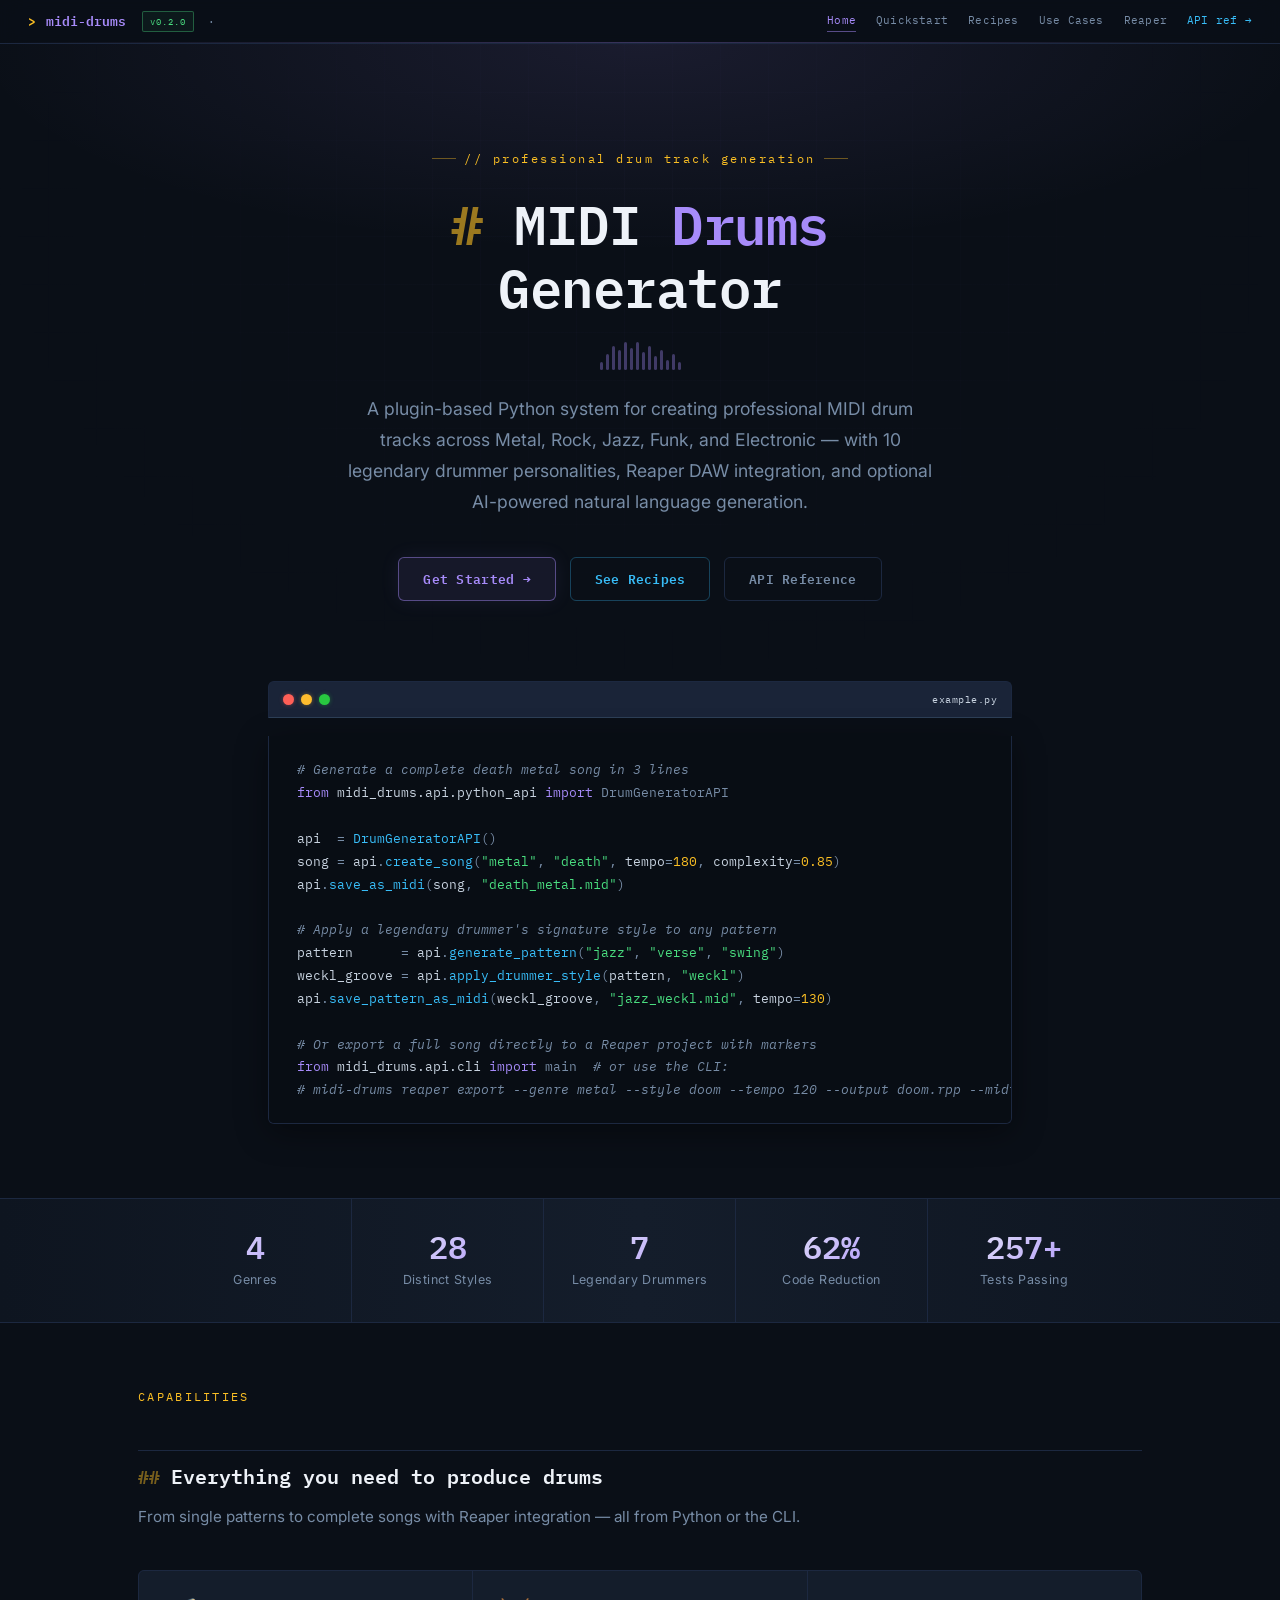
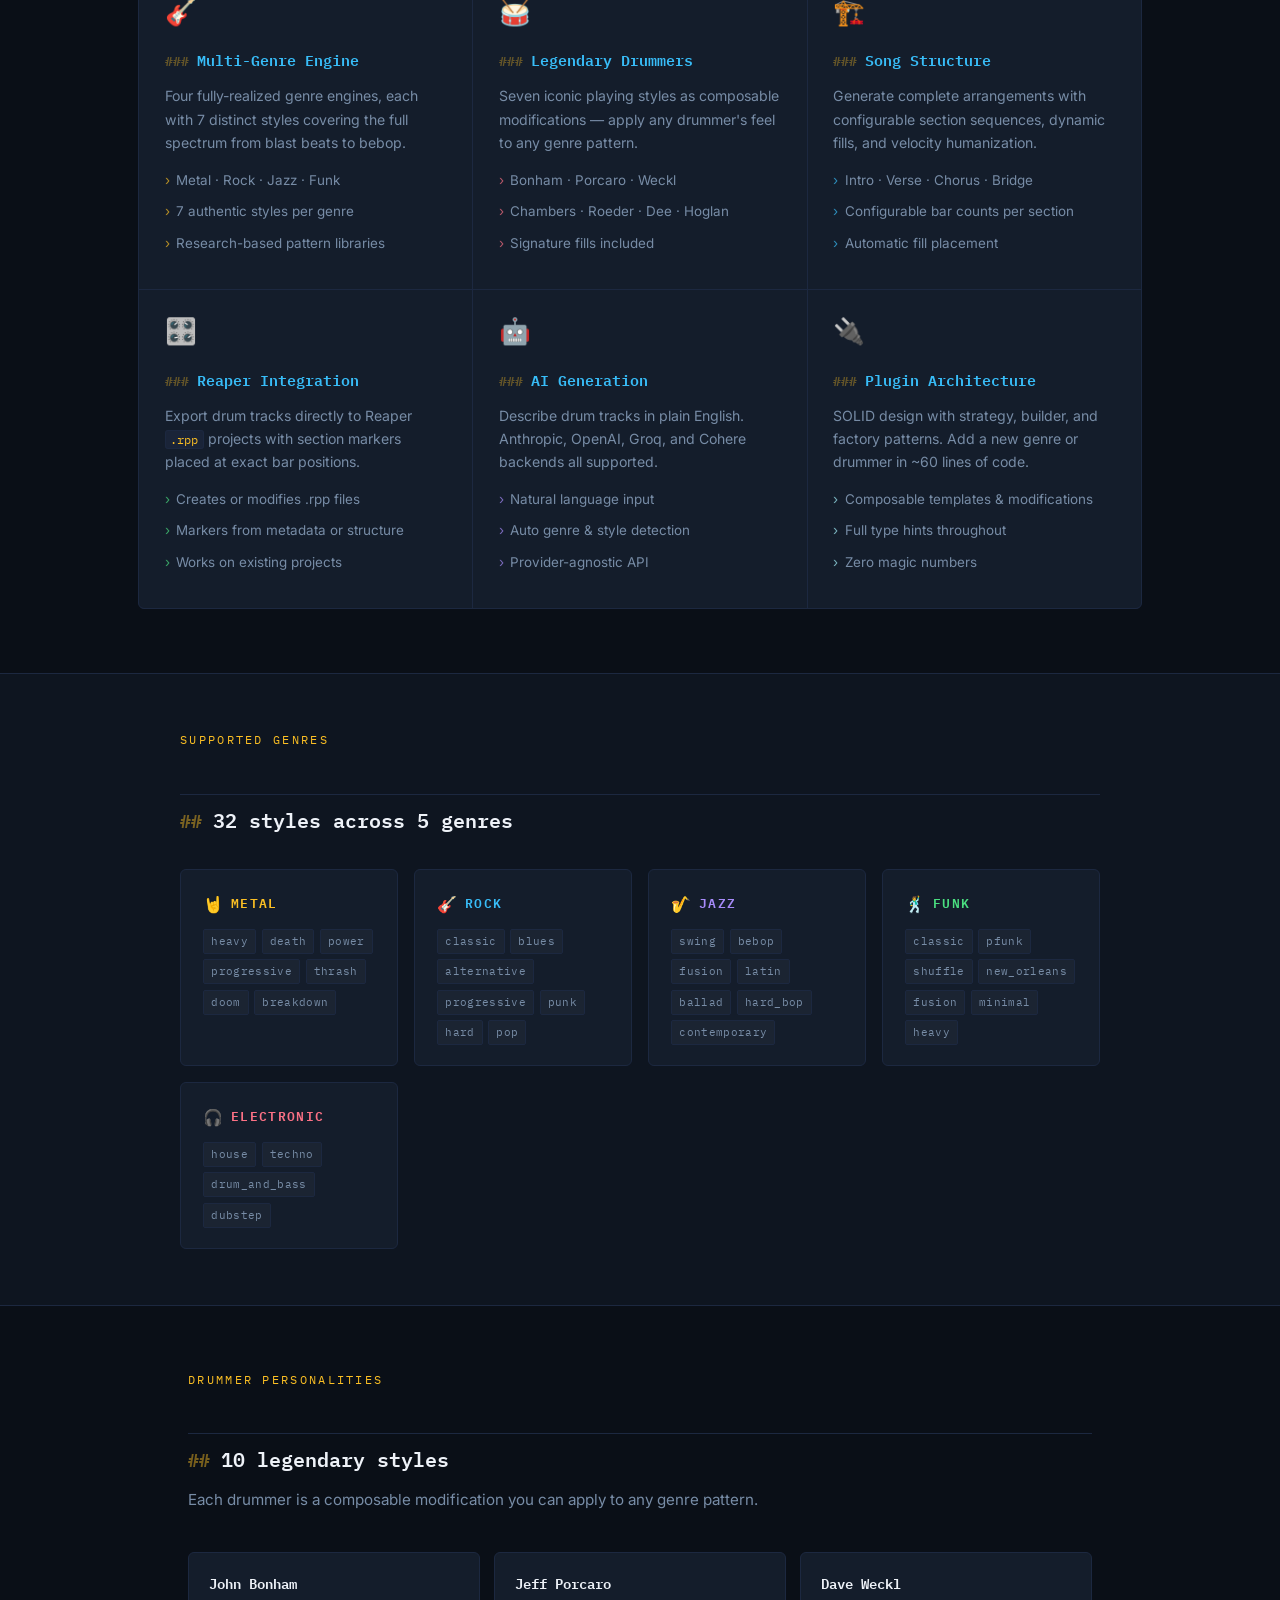
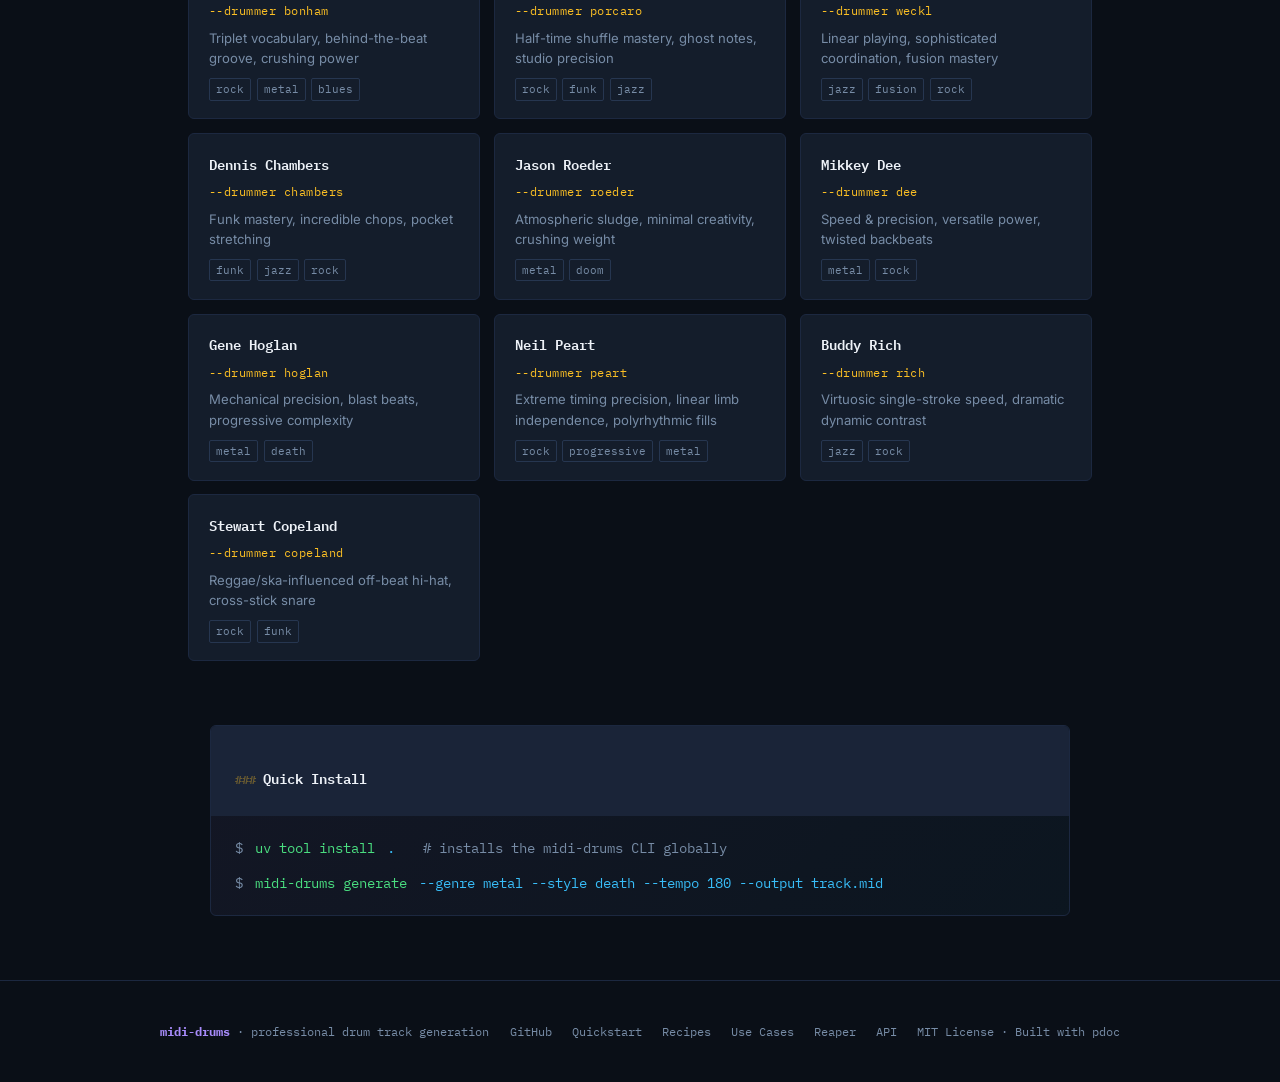
<file: docs/site-pages/index.html>
<!DOCTYPE html>
<html lang="en">
<head>
<meta charset="UTF-8">
<meta name="viewport" content="width=device-width, initial-scale=1.0">
<title>MIDI Drums Generator — Professional Drum Track Generation</title>
<meta name="description" content="A plugin-based Python system for creating professional MIDI drum tracks across Metal, Rock, Jazz, Funk, and Electronic with 10 legendary drummer styles.">
<link rel="preconnect" href="https://fonts.googleapis.com">
<link rel="preconnect" href="https://fonts.gstatic.com" crossorigin>
<link href="https://fonts.googleapis.com/css2?family=IBM+Plex+Mono:ital,wght@0,300;0,400;0,600;1,400&family=Inter:wght@300;400;500;600;700&display=swap" rel="stylesheet">
<link rel="stylesheet" href="site.css">
<style>
/* Page-specific to index.html: the landing-page hero, terminal code block,
   stats strip, feature cards, genres/drummers sections, install strip,
   buttons, nav and footer. These are used by this page only, so they stay
   inline rather than living in site.css (tokens, reset, doc-page nav,
   layout, typography, and skip-link/focus-visible accessibility rules are
   shared there). body{line-height:1.7} below intentionally overrides
   site.css's 1.75 default — index.html always used the tighter value. */

body { line-height: 1.7; }

/* ── NAV ─────────────────────────────────────────────────────────────────── */
#nav {
  position: fixed; top: 0; left: 0; right: 0; z-index: 1000;
  height: var(--bar-h);
  display: flex; align-items: center; padding: 0 1.75rem;
  background: rgba(10,15,23,0.92);
  backdrop-filter: blur(12px) saturate(1.4);
  -webkit-backdrop-filter: blur(12px) saturate(1.4);
  border-bottom: 1px solid var(--border);
  font-family: var(--mono); font-size: 11px; color: var(--muted);
}
#nav::after {
  content: '';
  position: absolute; bottom: 0; left: 0; right: 0; height: 1px;
  background: linear-gradient(90deg, transparent, rgba(167,139,250,0.3), transparent);
}
.nav-logo {
  display: flex; align-items: center; gap: 0.6rem;
  color: var(--violet); font-weight: 600; font-size: 13px;
  text-decoration: none; margin-right: 1rem;
  transition: color 0.15s;
}
.nav-logo-prompt { color: var(--amber); }
.nav-logo:hover { color: var(--white); }
.nav-badge {
  font-size: 9px; letter-spacing: 0.12em; padding: 2px 7px;
  border-radius: 2px; color: var(--green);
  border: 1px solid rgba(74,222,128,0.35);
  background: rgba(74,222,128,0.05);
}
.nav-sep { color: var(--muted); margin: 0 0.85rem; }
.nav-links {
  margin-left: auto; display: flex; align-items: center; gap: 1.25rem;
}
.nav-links a {
  color: var(--muted); text-decoration: none;
  font-size: 11px; letter-spacing: 0.02em;
  padding-bottom: 2px;
  border-bottom: 1px solid transparent;
  transition: color 0.15s, border-color 0.15s;
}
.nav-links a:hover, .nav-links a.active { color: var(--violet); border-bottom-color: rgba(167,139,250,0.5); }
.nav-links .nav-api { color: var(--sky); }
.nav-links .nav-api:hover { color: var(--violet); }

/* ── HERO ─────────────────────────────────────────────────────────────────── */
.hero {
  position: relative;
  padding: 6rem 2rem 5rem;
  text-align: center;
  overflow: hidden;
}

/* DAW grid background */
.hero::before {
  content: '';
  position: absolute; inset: 0;
  background-image:
    linear-gradient(rgba(167,139,250,0.025) 1px, transparent 1px),
    linear-gradient(90deg, rgba(167,139,250,0.025) 1px, transparent 1px);
  background-size: 48px 48px;
  mask-image: radial-gradient(ellipse at 50% 30%, black 0%, transparent 75%);
  -webkit-mask-image: radial-gradient(ellipse at 50% 30%, black 0%, transparent 75%);
  pointer-events: none;
}

/* Radial violet glow */
.hero::after {
  content: '';
  position: absolute; inset: 0;
  background: radial-gradient(ellipse 80% 50% at 50% 0%, rgba(167,139,250,0.1) 0%, transparent 65%);
  pointer-events: none;
}

.hero-inner { position: relative; z-index: 1; }

.hero-label {
  display: inline-flex; align-items: center; gap: 0.5rem;
  font-family: var(--mono); font-size: 0.78rem;
  color: var(--amber); letter-spacing: 0.2em;
  margin-bottom: 1.5rem;
}
.hero-label::before, .hero-label::after {
  content: ''; display: inline-block;
  width: 24px; height: 1px; background: currentColor; opacity: 0.4;
}

.hero h1 {
  font-family: var(--mono); font-size: clamp(2.2rem, 5.5vw, 3.4rem);
  font-weight: 600; line-height: 1.15;
  color: var(--white);
  margin-bottom: 1.5rem;
  letter-spacing: -0.01em;
}
.hero h1 .hl-violet { color: var(--violet); }
.hero h1 .hl-amber  { color: var(--amber); }

/* Waveform bars */
.waveform {
  display: flex; gap: 3px; align-items: flex-end;
  height: 28px; justify-content: center; margin-bottom: 1.5rem;
}
.waveform span {
  width: 3px; border-radius: 2px;
  background: var(--violet); opacity: 0.35;
  animation: wave-pulse 1.4s ease-in-out infinite;
}
.waveform span:nth-child(1)  { height: 8px;  animation-delay: 0.0s; }
.waveform span:nth-child(2)  { height: 16px; animation-delay: 0.1s; }
.waveform span:nth-child(3)  { height: 24px; animation-delay: 0.2s; }
.waveform span:nth-child(4)  { height: 20px; animation-delay: 0.3s; }
.waveform span:nth-child(5)  { height: 28px; animation-delay: 0.15s; }
.waveform span:nth-child(6)  { height: 22px; animation-delay: 0.05s; }
.waveform span:nth-child(7)  { height: 28px; animation-delay: 0.25s; }
.waveform span:nth-child(8)  { height: 18px; animation-delay: 0.1s; }
.waveform span:nth-child(9)  { height: 24px; animation-delay: 0.35s; }
.waveform span:nth-child(10) { height: 14px; animation-delay: 0.2s; }
.waveform span:nth-child(11) { height: 20px; animation-delay: 0.0s; }
.waveform span:nth-child(12) { height: 10px; animation-delay: 0.3s; }
.waveform span:nth-child(13) { height: 16px; animation-delay: 0.1s; }
.waveform span:nth-child(14) { height: 8px;  animation-delay: 0.4s; }
@keyframes wave-pulse {
  0%, 100% { opacity: 0.3; transform: scaleY(0.8); }
  50%       { opacity: 0.6; transform: scaleY(1.1); }
}

.hero p {
  font-size: 1.1rem; color: var(--muted);
  max-width: 600px; margin: 0 auto 2.5rem;
  line-height: 1.75;
}

.hero-btns { display: flex; gap: 0.85rem; justify-content: center; flex-wrap: wrap; }
.btn {
  display: inline-flex; align-items: center; gap: 0.4rem;
  font-family: var(--mono); font-size: 0.84rem; font-weight: 600;
  padding: 0.6rem 1.5rem; border-radius: var(--radius);
  text-decoration: none; transition: all 0.2s; letter-spacing: 0.02em;
  position: relative; overflow: hidden;
}
.btn-primary {
  background: var(--violet-dim);
  color: var(--violet);
  border: 1px solid rgba(167,139,250,0.45);
  box-shadow: 0 0 20px rgba(167,139,250,0.08);
}
.btn-primary:hover {
  background: rgba(167,139,250,0.15);
  color: var(--white);
  border-color: rgba(167,139,250,0.7);
  box-shadow: 0 0 28px rgba(167,139,250,0.18);
  transform: translateY(-1px);
}
.btn-secondary {
  background: transparent; color: var(--sky);
  border: 1px solid rgba(56,189,248,0.3);
}
.btn-secondary:hover {
  background: var(--sky-dim); color: var(--white);
  border-color: rgba(56,189,248,0.55);
  transform: translateY(-1px);
}
.btn-ghost {
  background: transparent; color: var(--muted);
  border: 1px solid var(--border);
}
.btn-ghost:hover { color: var(--text); border-color: var(--border-lit); }

/* ── TERMINAL CODE BLOCK ─────────────────────────────────────────────────── */
.terminal {
  max-width: 800px; margin: 0 auto;
  padding: 0 1.75rem 3.5rem;
  position: relative; z-index: 1;
}
.term-chrome {
  display: flex; align-items: center; gap: 7px;
  padding: 9px 14px;
  background: var(--panel-lit);
  border: 1px solid var(--border);
  border-bottom: 1px solid var(--dim);
  border-radius: var(--radius) var(--radius) 0 0;
}
.term-dot {
  width: 11px; height: 11px; border-radius: 50%;
}
.term-dot-r { background: #ff5f57; box-shadow: 0 0 4px rgba(255,95,87,0.4); }
.term-dot-y { background: #febc2e; box-shadow: 0 0 4px rgba(254,188,46,0.4); }
.term-dot-g { background: #28c840; box-shadow: 0 0 4px rgba(40,200,64,0.4); }
.term-title {
  margin-left: auto; font-family: var(--mono); font-size: 10px;
  color: var(--text); letter-spacing: 0.05em;
}
.term-pre {
  background: var(--code-bg);
  border: 1px solid var(--border); border-top: none;
  border-radius: 0 0 var(--radius) var(--radius);
  padding: 1.4rem 1.75rem;
  overflow-x: auto;
  font-family: var(--mono); font-size: 0.84rem;
  line-height: 1.7; color: var(--text);
  box-shadow: 0 8px 32px rgba(0,0,0,0.4);
}
.c  { color: var(--muted); font-style: italic; }
.k  { color: var(--violet); }
.f  { color: var(--sky); }
.s  { color: var(--green); }
.n  { color: var(--amber); }
.p  { color: var(--muted); }

/* ── STATS STRIP ─────────────────────────────────────────────────────────── */
.stats-strip {
  border-top: 1px solid var(--border);
  border-bottom: 1px solid var(--border);
  background: linear-gradient(to right, var(--bg-raised), var(--panel), var(--bg-raised));
  padding: 0;
}
.stats-inner {
  max-width: 960px; margin: 0 auto;
  display: grid; grid-template-columns: repeat(5, 1fr);
}
.stat-item {
  text-align: center; padding: 2rem 1rem;
  border-right: 1px solid var(--border);
  position: relative;
}
.stat-item:last-child { border-right: none; }
.stat-item::after {
  content: '';
  position: absolute; bottom: 0; left: 25%; right: 25%; height: 1px;
  background: var(--violet); opacity: 0;
  transition: opacity 0.3s;
}
.stat-item:hover::after { opacity: 0.5; }
.stat-val {
  font-family: var(--mono); font-size: 2rem; font-weight: 600;
  color: var(--white); line-height: 1;
  background: linear-gradient(135deg, var(--white) 0%, var(--violet) 100%);
  -webkit-background-clip: text; -webkit-text-fill-color: transparent;
  background-clip: text;
}
.stat-label {
  font-size: 0.78rem; color: var(--muted);
  margin-top: 0.35rem; letter-spacing: 0.03em;
}

/* ── FEATURE CARDS ───────────────────────────────────────────────────────── */
.section-wrap { max-width: 1060px; margin: 0 auto; padding: 4rem 1.75rem; }
.section-label {
  font-family: var(--mono); font-size: 0.72rem;
  letter-spacing: 0.2em; text-transform: uppercase;
  color: var(--amber); margin-bottom: 0.6rem;
}
.section-title {
  font-family: var(--mono); font-size: 1.25rem; font-weight: 600;
  color: var(--white); margin-bottom: 0.5rem;
}
.section-sub { font-size: 0.95rem; color: var(--muted); margin-bottom: 2.5rem; }

.cards-grid {
  display: grid;
  grid-template-columns: repeat(auto-fill, minmax(290px, 1fr));
  gap: 1px;
  background: var(--border);
  border: 1px solid var(--border);
  border-radius: var(--radius);
  overflow: hidden;
}
.card {
  background: var(--panel);
  padding: 1.75rem 1.6rem;
  position: relative;
  transition: background 0.2s;
  overflow: hidden;
}
.card::before {
  content: '';
  position: absolute; top: 0; left: 0; right: 0; height: 2px;
  background: var(--card-color, var(--violet));
  opacity: 0;
  transition: opacity 0.25s;
}
.card:hover { background: var(--panel-lit); }
.card:hover::before { opacity: 0.8; }
.card:hover .card-icon { transform: scale(1.05); }

.card-icon {
  font-size: 1.6rem; margin-bottom: 1rem;
  display: block; transition: transform 0.2s;
  line-height: 1;
}
.card h3 {
  font-family: var(--mono); font-size: 0.95rem; font-weight: 600;
  color: var(--sky); margin-bottom: 0.6rem;
}
.card p { font-size: 0.88rem; color: var(--muted); line-height: 1.65; }
.card ul {
  margin: 0.75rem 0 0; padding: 0; list-style: none;
  font-size: 0.84rem; color: var(--muted);
}
.card ul li {
  padding: 0.15rem 0;
  display: flex; align-items: baseline; gap: 0.4rem;
}
.card ul li::before { content: '›'; color: var(--card-color, var(--violet)); opacity: 0.7; }

/* Per-card accent colors */
.card-metal  { --card-color: var(--amber); }
.card-drum   { --card-color: var(--rose); }
.card-struct { --card-color: var(--sky); }
.card-reaper { --card-color: var(--green); }
.card-ai     { --card-color: var(--violet); }
.card-plugin { --card-color: #a5f3fc; }

/* ── GENRES SECTION ──────────────────────────────────────────────────────── */
.genres-section {
  background: var(--bg-raised);
  border-top: 1px solid var(--border);
  border-bottom: 1px solid var(--border);
  padding: 3.5rem 1.75rem;
}
.genres-inner { max-width: 920px; margin: 0 auto; }

.genre-grid {
  display: grid; grid-template-columns: repeat(auto-fit, minmax(200px, 1fr));
  gap: 1rem; margin-top: 2rem;
}
.genre-block {
  background: var(--panel);
  border: 1px solid var(--border);
  border-radius: var(--radius);
  padding: 1.25rem 1.4rem;
  transition: border-color 0.2s, box-shadow 0.2s;
}
.genre-block:hover {
  border-color: var(--gb-color, var(--violet));
  box-shadow: 0 0 20px rgba(0,0,0,0.3), 0 0 0 1px rgba(167,139,250,0.05);
}
.gb-metal      { --gb-color: var(--amber); }
.gb-rock       { --gb-color: var(--sky); }
.gb-jazz       { --gb-color: var(--violet); }
.gb-funk       { --gb-color: var(--green); }
.gb-electronic { --gb-color: var(--rose); }

.genre-name {
  font-family: var(--mono); font-size: 0.82rem; font-weight: 600;
  letter-spacing: 0.1em; text-transform: uppercase;
  color: var(--gb-color, var(--violet));
  margin-bottom: 0.75rem;
  display: flex; align-items: center; gap: 0.4rem;
}
.genre-name .g-icon { font-size: 1rem; }
.genre-styles {
  display: flex; flex-wrap: wrap; gap: 0.35rem;
}
.style-chip {
  font-family: var(--mono); font-size: 0.69rem;
  padding: 2px 7px; border-radius: 2px;
  background: rgba(255,255,255,0.03);
  border: 1px solid var(--border);
  color: var(--muted);
  letter-spacing: 0.03em;
}

/* ── DRUMMERS SECTION ────────────────────────────────────────────────────── */
.drummers-section { max-width: 960px; margin: 0 auto; padding: 4rem 1.75rem; }
.drummers-grid {
  display: grid; grid-template-columns: repeat(auto-fill, minmax(240px, 1fr));
  gap: 0.85rem; margin-top: 2rem;
}
.drummer-card {
  background: var(--panel);
  border: 1px solid var(--border);
  border-radius: var(--radius);
  padding: 1.1rem 1.25rem;
  display: flex; flex-direction: column; gap: 0.4rem;
  transition: border-color 0.2s, transform 0.15s;
}
.drummer-card:hover { border-color: var(--border-glow); transform: translateY(-2px); }
.drummer-name {
  font-family: var(--mono); font-size: 0.88rem; font-weight: 600;
  color: var(--white);
}
.drummer-handle {
  font-size: 0.75rem; color: var(--amber);
  font-family: var(--mono); letter-spacing: 0.04em;
}
.drummer-desc { font-size: 0.82rem; color: var(--muted); line-height: 1.55; }
.drummer-tags { display: flex; gap: 0.35rem; flex-wrap: wrap; margin-top: 0.2rem; }
.dtag {
  font-family: var(--mono); font-size: 0.68rem;
  padding: 1px 6px; border-radius: 2px;
  border: 1px solid var(--border-lit); color: var(--muted);
}

/* ── INSTALL STRIP ───────────────────────────────────────────────────────── */
.install-strip {
  background: linear-gradient(135deg, rgba(167,139,250,0.06) 0%, rgba(56,189,248,0.04) 100%);
  border: 1px solid var(--border);
  border-radius: var(--radius);
  max-width: 860px; margin: 0 auto 4rem;
  overflow: hidden;
}
.install-header {
  background: var(--panel-lit);
  padding: 1rem 1.5rem;
  display: flex; align-items: center; justify-content: space-between;
}
.install-header h3 {
  font-family: var(--mono); font-size: 0.88rem; font-weight: 600;
  color: var(--white);
}
.install-tabs { display: flex; gap: 0; }
.itab {
  font-family: var(--mono); font-size: 0.75rem;
  padding: 3px 10px; cursor: pointer;
  color: var(--muted); border: 1px solid var(--border);
  background: transparent; border-radius: 2px;
  transition: color 0.15s;
}
.itab:hover { color: var(--violet); }
.install-body { padding: 1.25rem 1.5rem; }
.install-cmd {
  font-family: var(--mono); font-size: 0.9rem;
  color: var(--text); display: flex; gap: 0.75rem; align-items: center;
  flex-wrap: wrap;
}
.install-cmd .prompt { color: var(--muted); user-select: none; }
.install-cmd .cmd    { color: var(--green); }
.install-cmd .arg    { color: var(--sky); }

/* ── FOOTER ──────────────────────────────────────────────────────────────── */
/* border/font/color come from site.css's shared footer rule; only padding
   differs here (2.5rem vs 2rem top/bottom) so we override just that. */
footer { padding: 2.5rem 1.75rem; }
.footer-inner {
  max-width: 960px; margin: 0 auto;
  display: flex; align-items: center; justify-content: space-between;
  flex-wrap: wrap; gap: 1rem;
}
.footer-brand { color: var(--muted); }
.footer-brand strong { color: var(--violet); }
.footer-links { display: flex; gap: 1.25rem; }
.footer-links a { color: var(--muted); text-decoration: none; transition: color 0.15s; }
.footer-links a:hover { color: var(--violet); }
.footer-right { color: var(--muted); text-align: right; }

@media (max-width: 640px) {
  .nav-links { display: none; }
  .hero { padding: 4rem 1.5rem 3.5rem; }
  .stats-inner { grid-template-columns: repeat(3, 1fr); }
  .stat-item:nth-child(4), .stat-item:nth-child(5) { border-right: none; }
  .footer-inner { flex-direction: column; text-align: center; }
  .footer-right { text-align: center; }
}
</style>
</head>
<body>

<a class="skip-link" href="#main-content">Skip to content</a>

<!-- NAV -->
<nav id="nav" aria-label="Primary">
  <a class="nav-logo" href="index.html">
    <span class="nav-logo-prompt">&gt;</span> midi-drums
  </a>
  <span class="nav-badge">v0.2.0</span>
  <span class="nav-sep">·</span>
  <div class="nav-links">
    <a href="index.html" class="active">Home</a>
    <a href="quickstart.html">Quickstart</a>
    <a href="recipes.html">Recipes</a>
    <a href="use-cases.html">Use Cases</a>
    <a href="reaper.html">Reaper</a>
    <a href="midi_drums.html" class="nav-api">API ref →</a>
  </div>
</nav>

<main id="main-content" tabindex="-1">

<!-- HERO -->
<section class="hero">
  <div class="hero-inner">
    <div class="hero-label">// professional drum track generation</div>
    <h1>MIDI <span class="hl-violet">Drums</span><br>Generator</h1>
    <div class="waveform" aria-hidden="true">
      <span></span><span></span><span></span><span></span><span></span>
      <span></span><span></span><span></span><span></span><span></span>
      <span></span><span></span><span></span><span></span>
    </div>
    <p>
      A plugin-based Python system for creating professional MIDI drum tracks
      across Metal, Rock, Jazz, Funk, and Electronic — with 10 legendary drummer
      personalities, Reaper DAW integration, and optional AI-powered natural
      language generation.
    </p>
    <div class="hero-btns">
      <a class="btn btn-primary" href="quickstart.html">Get Started →</a>
      <a class="btn btn-secondary" href="recipes.html">See Recipes</a>
      <a class="btn btn-ghost" href="midi_drums.html">API Reference</a>
    </div>
  </div>
</section>

<!-- TERMINAL CODE BLOCK -->
<div class="terminal">
  <div class="term-chrome">
    <span class="term-dot term-dot-r"></span>
    <span class="term-dot term-dot-y"></span>
    <span class="term-dot term-dot-g"></span>
    <span class="term-title">example.py</span>
  </div>
  <pre class="term-pre"><span class="c"># Generate a complete death metal song in 3 lines</span>
<span class="k">from</span> midi_drums.api.python_api <span class="k">import</span> <span class="p">DrumGeneratorAPI</span>

api  <span class="p">=</span> <span class="f">DrumGeneratorAPI</span><span class="p">()</span>
song <span class="p">=</span> api<span class="p">.</span><span class="f">create_song</span><span class="p">(</span><span class="s">"metal"</span><span class="p">,</span> <span class="s">"death"</span><span class="p">,</span> tempo<span class="p">=</span><span class="n">180</span><span class="p">,</span> complexity<span class="p">=</span><span class="n">0.85</span><span class="p">)</span>
api<span class="p">.</span><span class="f">save_as_midi</span><span class="p">(</span>song<span class="p">,</span> <span class="s">"death_metal.mid"</span><span class="p">)</span>

<span class="c"># Apply a legendary drummer's signature style to any pattern</span>
pattern      <span class="p">=</span> api<span class="p">.</span><span class="f">generate_pattern</span><span class="p">(</span><span class="s">"jazz"</span><span class="p">,</span> <span class="s">"verse"</span><span class="p">,</span> <span class="s">"swing"</span><span class="p">)</span>
weckl_groove <span class="p">=</span> api<span class="p">.</span><span class="f">apply_drummer_style</span><span class="p">(</span>pattern<span class="p">,</span> <span class="s">"weckl"</span><span class="p">)</span>
api<span class="p">.</span><span class="f">save_pattern_as_midi</span><span class="p">(</span>weckl_groove<span class="p">,</span> <span class="s">"jazz_weckl.mid"</span><span class="p">,</span> tempo<span class="p">=</span><span class="n">130</span><span class="p">)</span>

<span class="c"># Or export a full song directly to a Reaper project with markers</span>
<span class="k">from</span> midi_drums.api.cli <span class="k">import</span> <span class="p">main</span>  <span class="c"># or use the CLI:</span>
<span class="c"># midi-drums reaper export --genre metal --style doom --tempo 120 --output doom.rpp --midi</span></pre>
</div>

<!-- STATS STRIP -->
<div class="stats-strip">
  <div class="stats-inner">
    <div class="stat-item">
      <div class="stat-val">4</div>
      <div class="stat-label">Genres</div>
    </div>
    <div class="stat-item">
      <div class="stat-val">28</div>
      <div class="stat-label">Distinct Styles</div>
    </div>
    <div class="stat-item">
      <div class="stat-val">7</div>
      <div class="stat-label">Legendary Drummers</div>
    </div>
    <div class="stat-item">
      <div class="stat-val">62%</div>
      <div class="stat-label">Code Reduction</div>
    </div>
    <div class="stat-item">
      <div class="stat-val">257+</div>
      <div class="stat-label">Tests Passing</div>
    </div>
  </div>
</div>

<!-- FEATURES -->
<section class="section-wrap">
  <div class="section-label">capabilities</div>
  <h2 class="section-title">Everything you need to produce drums</h2>
  <p class="section-sub">From single patterns to complete songs with Reaper integration — all from Python or the CLI.</p>
  <div class="cards-grid">
    <div class="card card-metal">
      <span class="card-icon">🎸</span>
      <h3>Multi-Genre Engine</h3>
      <p>Four fully-realized genre engines, each with 7 distinct styles covering the full spectrum from blast beats to bebop.</p>
      <ul>
        <li>Metal · Rock · Jazz · Funk</li>
        <li>7 authentic styles per genre</li>
        <li>Research-based pattern libraries</li>
      </ul>
    </div>
    <div class="card card-drum">
      <span class="card-icon">🥁</span>
      <h3>Legendary Drummers</h3>
      <p>Seven iconic playing styles as composable modifications — apply any drummer's feel to any genre pattern.</p>
      <ul>
        <li>Bonham · Porcaro · Weckl</li>
        <li>Chambers · Roeder · Dee · Hoglan</li>
        <li>Signature fills included</li>
      </ul>
    </div>
    <div class="card card-struct">
      <span class="card-icon">🏗️</span>
      <h3>Song Structure</h3>
      <p>Generate complete arrangements with configurable section sequences, dynamic fills, and velocity humanization.</p>
      <ul>
        <li>Intro · Verse · Chorus · Bridge</li>
        <li>Configurable bar counts per section</li>
        <li>Automatic fill placement</li>
      </ul>
    </div>
    <div class="card card-reaper">
      <span class="card-icon">🎛️</span>
      <h3>Reaper Integration</h3>
      <p>Export drum tracks directly to Reaper <code>.rpp</code> projects with section markers placed at exact bar positions.</p>
      <ul>
        <li>Creates or modifies .rpp files</li>
        <li>Markers from metadata or structure</li>
        <li>Works on existing projects</li>
      </ul>
    </div>
    <div class="card card-ai">
      <span class="card-icon">🤖</span>
      <h3>AI Generation</h3>
      <p>Describe drum tracks in plain English. Anthropic, OpenAI, Groq, and Cohere backends all supported.</p>
      <ul>
        <li>Natural language input</li>
        <li>Auto genre &amp; style detection</li>
        <li>Provider-agnostic API</li>
      </ul>
    </div>
    <div class="card card-plugin">
      <span class="card-icon">🔌</span>
      <h3>Plugin Architecture</h3>
      <p>SOLID design with strategy, builder, and factory patterns. Add a new genre or drummer in ~60 lines of code.</p>
      <ul>
        <li>Composable templates &amp; modifications</li>
        <li>Full type hints throughout</li>
        <li>Zero magic numbers</li>
      </ul>
    </div>
  </div>
</section>

<!-- GENRES -->
<section class="genres-section">
  <div class="genres-inner">
    <div class="section-label">supported genres</div>
    <h2 class="section-title">32 styles across 5 genres</h2>
    <div class="genre-grid">
      <div class="genre-block gb-metal">
        <div class="genre-name"><span class="g-icon">🤘</span> metal</div>
        <div class="genre-styles">
          <span class="style-chip">heavy</span>
          <span class="style-chip">death</span>
          <span class="style-chip">power</span>
          <span class="style-chip">progressive</span>
          <span class="style-chip">thrash</span>
          <span class="style-chip">doom</span>
          <span class="style-chip">breakdown</span>
        </div>
      </div>
      <div class="genre-block gb-rock">
        <div class="genre-name"><span class="g-icon">🎸</span> rock</div>
        <div class="genre-styles">
          <span class="style-chip">classic</span>
          <span class="style-chip">blues</span>
          <span class="style-chip">alternative</span>
          <span class="style-chip">progressive</span>
          <span class="style-chip">punk</span>
          <span class="style-chip">hard</span>
          <span class="style-chip">pop</span>
        </div>
      </div>
      <div class="genre-block gb-jazz">
        <div class="genre-name"><span class="g-icon">🎷</span> jazz</div>
        <div class="genre-styles">
          <span class="style-chip">swing</span>
          <span class="style-chip">bebop</span>
          <span class="style-chip">fusion</span>
          <span class="style-chip">latin</span>
          <span class="style-chip">ballad</span>
          <span class="style-chip">hard_bop</span>
          <span class="style-chip">contemporary</span>
        </div>
      </div>
      <div class="genre-block gb-funk">
        <div class="genre-name"><span class="g-icon">🕺</span> funk</div>
        <div class="genre-styles">
          <span class="style-chip">classic</span>
          <span class="style-chip">pfunk</span>
          <span class="style-chip">shuffle</span>
          <span class="style-chip">new_orleans</span>
          <span class="style-chip">fusion</span>
          <span class="style-chip">minimal</span>
          <span class="style-chip">heavy</span>
        </div>
      </div>
      <div class="genre-block gb-electronic">
        <div class="genre-name"><span class="g-icon">🎧</span> electronic</div>
        <div class="genre-styles">
          <span class="style-chip">house</span>
          <span class="style-chip">techno</span>
          <span class="style-chip">drum_and_bass</span>
          <span class="style-chip">dubstep</span>
        </div>
      </div>
    </div>
  </div>
</section>

<!-- DRUMMERS -->
<section class="drummers-section">
  <div class="section-label">drummer personalities</div>
  <h2 class="section-title">10 legendary styles</h2>
  <p class="section-sub">Each drummer is a composable modification you can apply to any genre pattern.</p>
  <div class="drummers-grid">
    <div class="drummer-card">
      <div class="drummer-name">John Bonham</div>
      <div class="drummer-handle">--drummer bonham</div>
      <div class="drummer-desc">Triplet vocabulary, behind-the-beat groove, crushing power</div>
      <div class="drummer-tags">
        <span class="dtag">rock</span><span class="dtag">metal</span><span class="dtag">blues</span>
      </div>
    </div>
    <div class="drummer-card">
      <div class="drummer-name">Jeff Porcaro</div>
      <div class="drummer-handle">--drummer porcaro</div>
      <div class="drummer-desc">Half-time shuffle mastery, ghost notes, studio precision</div>
      <div class="drummer-tags">
        <span class="dtag">rock</span><span class="dtag">funk</span><span class="dtag">jazz</span>
      </div>
    </div>
    <div class="drummer-card">
      <div class="drummer-name">Dave Weckl</div>
      <div class="drummer-handle">--drummer weckl</div>
      <div class="drummer-desc">Linear playing, sophisticated coordination, fusion mastery</div>
      <div class="drummer-tags">
        <span class="dtag">jazz</span><span class="dtag">fusion</span><span class="dtag">rock</span>
      </div>
    </div>
    <div class="drummer-card">
      <div class="drummer-name">Dennis Chambers</div>
      <div class="drummer-handle">--drummer chambers</div>
      <div class="drummer-desc">Funk mastery, incredible chops, pocket stretching</div>
      <div class="drummer-tags">
        <span class="dtag">funk</span><span class="dtag">jazz</span><span class="dtag">rock</span>
      </div>
    </div>
    <div class="drummer-card">
      <div class="drummer-name">Jason Roeder</div>
      <div class="drummer-handle">--drummer roeder</div>
      <div class="drummer-desc">Atmospheric sludge, minimal creativity, crushing weight</div>
      <div class="drummer-tags">
        <span class="dtag">metal</span><span class="dtag">doom</span>
      </div>
    </div>
    <div class="drummer-card">
      <div class="drummer-name">Mikkey Dee</div>
      <div class="drummer-handle">--drummer dee</div>
      <div class="drummer-desc">Speed &amp; precision, versatile power, twisted backbeats</div>
      <div class="drummer-tags">
        <span class="dtag">metal</span><span class="dtag">rock</span>
      </div>
    </div>
    <div class="drummer-card">
      <div class="drummer-name">Gene Hoglan</div>
      <div class="drummer-handle">--drummer hoglan</div>
      <div class="drummer-desc">Mechanical precision, blast beats, progressive complexity</div>
      <div class="drummer-tags">
        <span class="dtag">metal</span><span class="dtag">death</span>
      </div>
    </div>
    <div class="drummer-card">
      <div class="drummer-name">Neil Peart</div>
      <div class="drummer-handle">--drummer peart</div>
      <div class="drummer-desc">Extreme timing precision, linear limb independence, polyrhythmic fills</div>
      <div class="drummer-tags">
        <span class="dtag">rock</span><span class="dtag">progressive</span><span class="dtag">metal</span>
      </div>
    </div>
    <div class="drummer-card">
      <div class="drummer-name">Buddy Rich</div>
      <div class="drummer-handle">--drummer rich</div>
      <div class="drummer-desc">Virtuosic single-stroke speed, dramatic dynamic contrast</div>
      <div class="drummer-tags">
        <span class="dtag">jazz</span><span class="dtag">rock</span>
      </div>
    </div>
    <div class="drummer-card">
      <div class="drummer-name">Stewart Copeland</div>
      <div class="drummer-handle">--drummer copeland</div>
      <div class="drummer-desc">Reggae/ska-influenced off-beat hi-hat, cross-stick snare</div>
      <div class="drummer-tags">
        <span class="dtag">rock</span><span class="dtag">funk</span>
      </div>
    </div>
  </div>
</section>

<!-- INSTALL STRIP -->
<div style="padding: 0 1.75rem; max-width: 1060px; margin: 0 auto 4rem;">
  <div class="install-strip">
    <div class="install-header">
      <h3>Quick Install</h3>
    </div>
    <div class="install-body">
      <div class="install-cmd">
        <span class="prompt">$</span>
        <span class="cmd">uv tool install</span>
        <span class="arg">.</span>
        <span class="prompt">&nbsp;&nbsp;# installs the midi-drums CLI globally</span>
      </div>
      <div class="install-cmd" style="margin-top:.65rem;">
        <span class="prompt">$</span>
        <span class="cmd">midi-drums generate</span>
        <span class="arg">--genre metal --style death --tempo 180 --output track.mid</span>
      </div>
    </div>
  </div>
</div>

</main>

<!-- FOOTER -->
<footer>
  <div class="footer-inner">
    <div class="footer-brand">
      <strong>midi-drums</strong> · professional drum track generation
    </div>
    <div class="footer-links">
      <a href="https://github.com/fsecada01/midi-drums">GitHub</a>
      <a href="quickstart.html">Quickstart</a>
      <a href="recipes.html">Recipes</a>
      <a href="use-cases.html">Use Cases</a>
      <a href="reaper.html">Reaper</a>
      <a href="midi_drums.html">API</a>
    </div>
    <div class="footer-right">
      MIT License · Built with <a href="https://pdoc.dev" style="color:var(--muted);text-decoration:none;">pdoc</a>
    </div>
  </div>
</footer>

</body>
</html>
</file>
<file: docs/site-pages/site.css>
/* ────────────────────────────────────────────────────────────────────────
   site.css — MIDI Drums Generator docs: shared design tokens + site chrome
   ────────────────────────────────────────────────────────────────────────
   Extracted from the per-page <style> blocks in docs/site-pages/*.html
   (issue #44, AC group 4) to remove duplication. This file holds only CSS
   that is genuinely shared across multiple pages: design tokens, the base
   reset, the doc-page nav/layout/typography/callout/table/footer "chrome"
   used identically by quickstart.html, recipes.html, reaper.html and
   use-cases.html, plus the accessibility primitives (skip link,
   focus-visible) needed on every page.

   index.html's landing-page-only sections (hero, terminal, stats strip,
   feature cards, genres, drummers, install strip, buttons) and its own
   nav/footer markup are NOT here — they are used by exactly one page, so
   they remain in that page's inline <style> block, same as recipes.html's
   recipe-card CSS and reaper.html's workflow/file-tree CSS stay inline.

   NOTE on --muted: this file changes --muted from the original #5a6f8a to
   #778ca6 to satisfy WCAG 2.1 AA (4.5:1) for body text against --bg — see
   docs/site-pages/ (issue #44 AC group 4) for the audit. No other token
   values changed from what the pages previously agreed on, except
   --sky-dim/--green-dim which are unified to the 0.06 alpha used by 4 of
   the 5 pages (index.html previously used 0.08 for a single hover-state
   tint — the difference is not perceptible).
   ──────────────────────────────────────────────────────────────────────── */

/* ── Design tokens (superset of every value used by any page) ────────── */
:root {
  --bg:          #0a0f17;
  --bg-raised:   #0e1520;
  --panel:       #141d2b;
  --panel-lit:   #1a2438;
  --code-bg:     #080d14;
  --border:      #1c2840;
  --border-lit:  #263650;
  --border-glow: #2e4270;

  --violet:      #a78bfa;
  --violet-d:    #7c5fdb;
  --violet-dim:  rgba(167,139,250,0.08);
  --amber:       #fbbf24;
  --sky:         #38bdf8;
  --sky-dim:     rgba(56,189,248,0.06);
  --green:       #4ade80;
  --green-dim:   rgba(74,222,128,0.06);
  --rose:        #fb7185;

  --text:        #c8d3e0;
  --muted:       #778ca6;
  --dim:         #2d3f57;
  --white:       #eef2f8;

  --mono: 'IBM Plex Mono', 'Courier New', monospace;
  --sans: 'Inter', system-ui, -apple-system, sans-serif;
  --bar-h: 44px;
  --radius: 6px;
}

/* ── Base reset ────────────────────────────────────────────────────────── */
*, *::before, *::after { box-sizing: border-box; margin: 0; padding: 0; }
html { scroll-behavior: smooth; }
body {
  background: var(--bg);
  color: var(--text);
  font-family: var(--sans);
  padding-top: var(--bar-h);
  line-height: 1.75;
  -webkit-font-smoothing: antialiased;
}
::-webkit-scrollbar { width: 5px; }
::-webkit-scrollbar-thumb { background: var(--border-lit); border-radius: 3px; }

/* ── Accessibility: skip link ────────────────────────────────────────────
   Visually hidden until keyboard-focused; jumps past the nav straight to
   the page's main content landmark. */
.skip-link {
  position: absolute;
  top: 0; left: 0;
  transform: translateY(-120%);
  z-index: 2000;
  background: var(--panel-lit);
  color: var(--white);
  border: 1px solid var(--violet);
  border-radius: 0 0 var(--radius) 0;
  padding: 0.6rem 1.1rem;
  font-family: var(--mono);
  font-size: 0.82rem;
  text-decoration: none;
  transition: transform 0.15s;
}
.skip-link:focus {
  transform: translateY(0);
}

/* ── Accessibility: visible focus indicator ──────────────────────────────
   Applies to every interactive element site-wide so no control ever loses
   its focus outline. */
a:focus-visible,
button:focus-visible,
input:focus-visible,
[tabindex]:focus-visible {
  outline: 2px solid var(--violet);
  outline-offset: 2px;
  border-radius: 2px;
}

/* ── NAV (doc pages: quickstart / recipes / reaper / use-cases) ─────────── */
#dm-bar {
  position: fixed; top: 0; left: 0; right: 0; height: var(--bar-h); z-index: 1000;
  display: flex; align-items: center; padding: 0 1.75rem;
  background: rgba(10,15,23,0.92);
  backdrop-filter: blur(12px) saturate(1.4);
  -webkit-backdrop-filter: blur(12px) saturate(1.4);
  border-bottom: 1px solid var(--border);
  font-family: var(--mono); font-size: 11px; color: var(--muted); white-space: nowrap;
}
#dm-bar::after {
  content: ''; position: absolute; bottom: 0; left: 0; right: 0; height: 1px;
  background: linear-gradient(90deg, transparent, rgba(167,139,250,0.3), transparent);
}
.dm-logo { color: var(--violet); font-weight: 600; font-size: 13px; text-decoration: none; margin-right: .85rem; transition: color .15s; }
.dm-logo::before { content: "> "; color: var(--amber); }
.dm-logo:hover { color: var(--white); }
.dm-badge { font-size: 9px; letter-spacing: .12em; padding: 2px 7px; border-radius: 2px; margin-right: .85rem; color: var(--green); border: 1px solid rgba(74,222,128,.35); background: rgba(74,222,128,.05); }
.dm-sep { color: var(--muted); margin: 0 .85rem; }
.dm-links { margin-left: auto; display: flex; align-items: center; gap: 1.25rem; }
.dm-links a { color: var(--muted); text-decoration: none; font-size: 11px; padding-bottom: 2px; border-bottom: 1px solid transparent; transition: color .15s, border-color .15s; }
.dm-links a:hover, .dm-links a.active { color: var(--violet); border-bottom-color: rgba(167,139,250,.5); }
.dm-links .api-link { color: var(--sky); }
.dm-links .api-link:hover { color: var(--violet); }

/* ── LAYOUT (doc pages) ──────────────────────────────────────────────────── */
.layout { display: grid; grid-template-columns: 228px 1fr; max-width: 1120px; margin: 0 auto; min-height: calc(100vh - var(--bar-h)); }
.toc {
  position: sticky; top: var(--bar-h); height: calc(100vh - var(--bar-h)); overflow-y: auto;
  padding: 2rem 1.25rem; border-right: 1px solid var(--border);
  font-family: var(--mono); font-size: .8rem;
  background: linear-gradient(to bottom, rgba(14,21,32,0.5), transparent);
}
/* Not a heading: these are TOC section labels inside a <nav>, so using
   <h3>/<h4> here would put page-navigation labels ahead of the article's
   own <h1> in the page's one heading outline. Styled to look identical. */
.toc-heading { font-size: .68rem; color: var(--muted); letter-spacing: .18em; text-transform: uppercase; margin-bottom: .75rem; margin-top: 1.5rem; }
.toc-heading:first-child { margin-top: 0; }
.toc a { display: block; color: var(--muted); text-decoration: none; padding: .22rem 0 .22rem .6rem; margin-left: -.6rem; border-left: 2px solid transparent; transition: color .15s, border-color .15s; }
.toc a:hover, .toc a.active { color: var(--violet); border-left-color: rgba(167,139,250,.5); }
.toc a.sub { padding-left: 1.2rem; font-size: .75rem; }
.toc a.sub:hover, .toc a.sub.active { border-left: none; }

article { padding: 2.75rem 3.25rem; max-width: 840px; }

/* ── TYPOGRAPHY (doc pages) ──────────────────────────────────────────────── */
h1 { font-family: var(--mono); font-size: 1.7rem; font-weight: 600; color: var(--white); margin-bottom: .5rem; }
h1::before { content: "# "; color: var(--amber); opacity: .6; }
.subtitle { color: var(--muted); margin-bottom: 2.75rem; font-size: 1rem; }
h2 { font-family: var(--mono); font-size: 1.1rem; font-weight: 600; color: var(--sky); margin: 2.75rem 0 .85rem; padding-top: .5rem; border-top: 1px solid var(--border); }
h2::before { content: "## "; color: var(--amber); opacity: .45; font-size: .9em; }
h3 { font-family: var(--mono); font-size: .95rem; font-weight: 600; color: var(--white); margin: 1.5rem 0 .6rem; }
h3::before { content: "### "; color: var(--amber); opacity: .35; font-size: .85em; }
p { margin: .65rem 0; color: var(--text); }
a { color: var(--sky); text-decoration: none; transition: color .15s; }
a:hover { color: var(--violet); }
code { font-family: var(--mono); font-size: .84em; background: var(--panel-lit); border: 1px solid var(--border); border-radius: 3px; padding: .1em .38em; color: var(--amber); }
pre { margin: 1.1rem 0; border-radius: var(--radius); overflow-x: auto; border: 1px solid var(--border); background: var(--code-bg); box-shadow: 0 4px 24px rgba(0,0,0,0.35); }
pre code { font-size: .84rem; line-height: 1.7; background: none; border: none; color: var(--text); padding: 0; }
ul, ol { margin: .6rem 0 .6rem 1.5rem; color: var(--text); }
li { margin: .25rem 0; }

/* ── STEP ─────────────────────────────────────────────────────────────────── */
.step { display: flex; gap: 1.4rem; margin: 2rem 0; }
.step-num {
  flex-shrink: 0; width: 2.2rem; height: 2.2rem; border-radius: 50%;
  background: rgba(167,139,250,.1);
  border: 1px solid rgba(167,139,250,.4);
  color: var(--violet); font-family: var(--mono); font-size: .85rem;
  display: flex; align-items: center; justify-content: center; font-weight: 600;
  margin-top: .1rem;
  box-shadow: 0 0 12px rgba(167,139,250,.12);
}
.step-body h3 { margin-top: 0; }

/* ── CALLOUT ──────────────────────────────────────────────────────────────── */
.callout {
  border-left: 3px solid var(--violet); border-radius: 0 var(--radius) var(--radius) 0;
  padding: 1rem 1.1rem; margin: 1.4rem 0;
  background: linear-gradient(90deg, rgba(167,139,250,.06), transparent 80%);
}
.callout.info { border-color: var(--sky); background: linear-gradient(90deg, var(--sky-dim), transparent 80%); }
.callout.tip { border-color: var(--green); background: linear-gradient(90deg, var(--green-dim), transparent 80%); }
.callout.warn { border-color: var(--amber); background: linear-gradient(90deg, rgba(251,191,36,.06), transparent 80%); }
.callout-title { font-family: var(--mono); font-size: .73rem; letter-spacing: .12em; text-transform: uppercase; margin-bottom: .45rem; font-weight: 600; }
.callout.info .callout-title { color: var(--sky); }
.callout.tip  .callout-title { color: var(--green); }
.callout.warn .callout-title { color: var(--amber); }
.callout      .callout-title { color: var(--violet); }
.callout p { font-size: .9rem; color: var(--muted); margin: .3rem 0; }

/* ── TABLE ────────────────────────────────────────────────────────────────── */
table { width: 100%; border-collapse: collapse; font-size: .88rem; margin: 1.1rem 0; border: 1px solid var(--border); border-radius: var(--radius); overflow: hidden; }
th { font-family: var(--mono); font-size: .72rem; color: var(--text); letter-spacing: .12em; text-transform: uppercase; background: var(--panel-lit); border-bottom: 1px solid var(--border); padding: .55rem .85rem; text-align: left; }
td { border-bottom: 1px solid rgba(28,40,64,.6); padding: .5rem .85rem; color: var(--text); }
td:first-child { font-family: var(--mono); font-size: .82rem; color: var(--amber); }
tr:last-child td { border-bottom: none; }
tr:hover td { background: rgba(167,139,250,.04); }

/* ── FOOTER (doc pages) ──────────────────────────────────────────────────── */
footer { border-top: 1px solid var(--border); padding: 2rem 1.75rem; font-family: var(--mono); font-size: .78rem; color: var(--muted); }
footer a { color: var(--muted); text-decoration: none; transition: color .15s; }
footer a:hover { color: var(--violet); }

@media (max-width: 768px) {
  .layout { grid-template-columns: 1fr; }
  .toc { display: none; }
  article { padding: 2rem 1.25rem; }
  .dm-links { display: none; }
}
</file>
